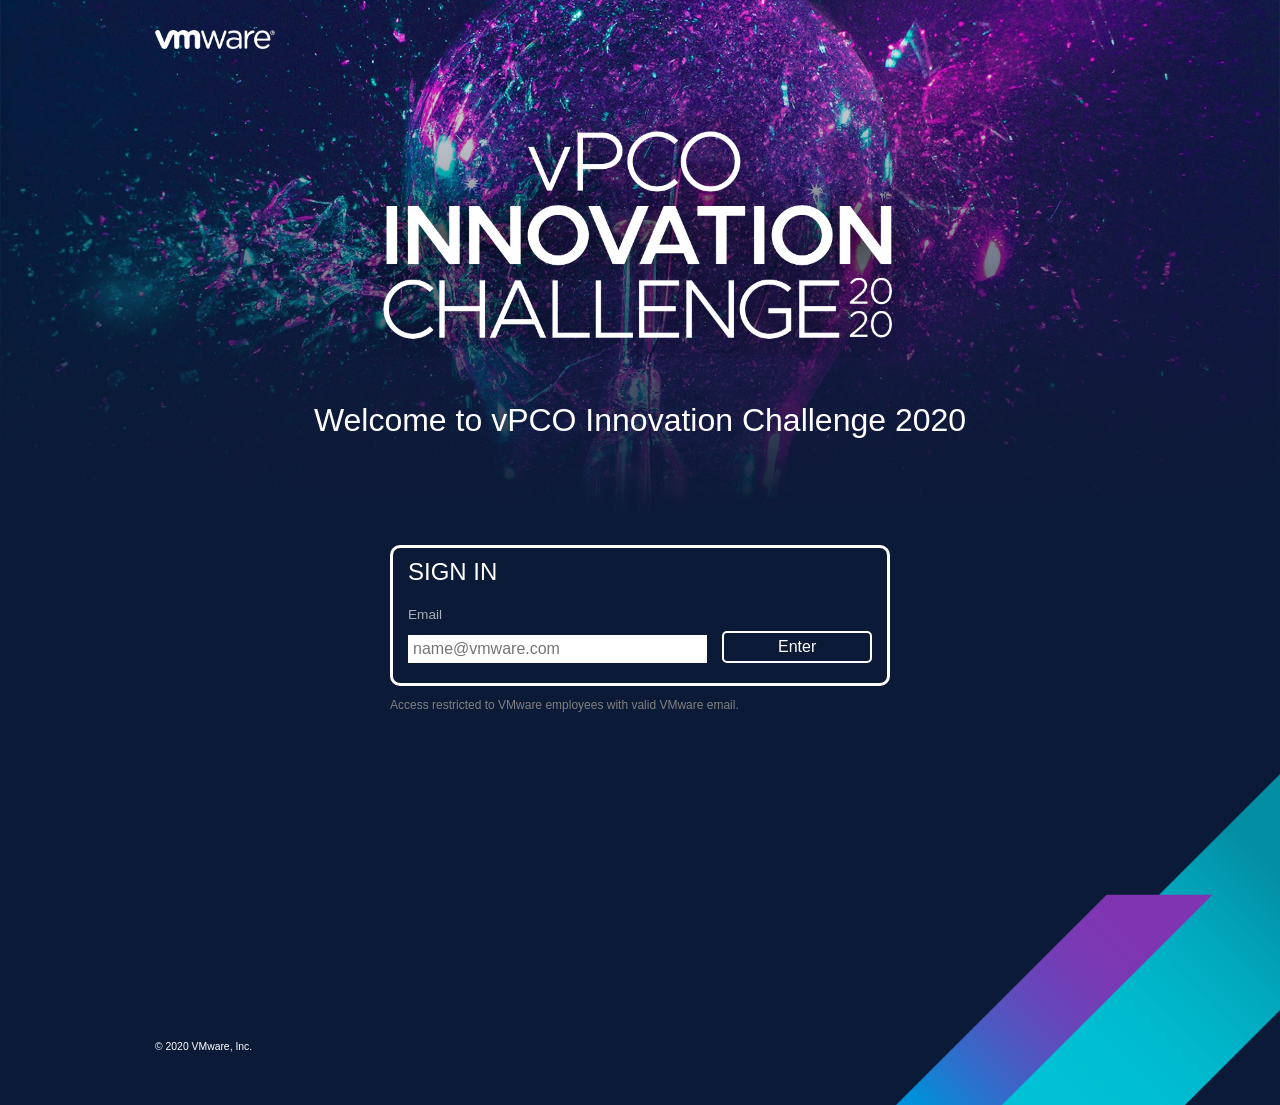
<file: index.html>
<!DOCTYPE HTML>
<html lang="en" class="no-js">
<head>
	<meta charset='UTF-8'>
	<!-- www.phpied.com/conditional-comments-block-downloads/ -->
	<!--[if IE]><![endif]-->

	<meta http-equiv="X-UA-Compatible" content="IE=edge,chrome=1">
	<meta name="viewport" content="width=device-width, initial-scale=1.0, user-scalable=no">

	<link rel="shortcut icon" href="/favicon.ico">
	<link rel="apple-touch-icon" href="/apple-touch-icon.png">


	<link rel="stylesheet" href="css/screen.css" />

	<!--[if lt IE 9]>
	<script src="http://html5shiv.googlecode.com/svn/trunk/html5.js"></script>
	<![endif]-->	

	<title>vPCO Innovation Challenge 2020</title>

</head>

<body>

	<div class="pageWrap">
		<header class="site-header">
			<div class="outer-wrap wrap">
				<div class="site-header_brand">
					<img src="images/vmware.png" alt="VMware">
				</div>
				<div class="site-hero">
					<h1>vPCO Innovation Challenge 2020</h1>
					<div class="site-intro">
						<h2>Welcome to vPCO Innovation Challenge 2020</h2>
					</div>
				</div>
			</div>
		</header>
		<main class="site-contents">
			<div class="outer-wrap wrap">
				<div class="site-form">
					<div class="site-form_container">
						<h3>SIGN IN</h3>
						<form action="">
							<div class="signin-box">
								<div class="input">
									<label for="">Email</label>
									<input type="text" placeholder="name@vmware.com">
								</div>
								<div class="input">
									<input type="submit" value="Enter">
								</div>
							</div>
						</form>
					</div>
					<div class="rules">
						<p>Access restricted to VMware employees with valid VMware email.</p>
					</div>
				</div>
			</div>
		</main>
		<footer class="site-footer">
			<div class="outer-wrap wrap">
				<div class="site-footer_container">
					<p>&copy; 2020 VMware, Inc.</p>
				</div>
			</div>
		</footer>
	</div>

	
	<!--
	<script type="text/javascript" src="http://code.jquery.com/jquery-latest.min.js"></script>
	<script src="js/script.js"></script>
	-->
</body>
</html>
</file>
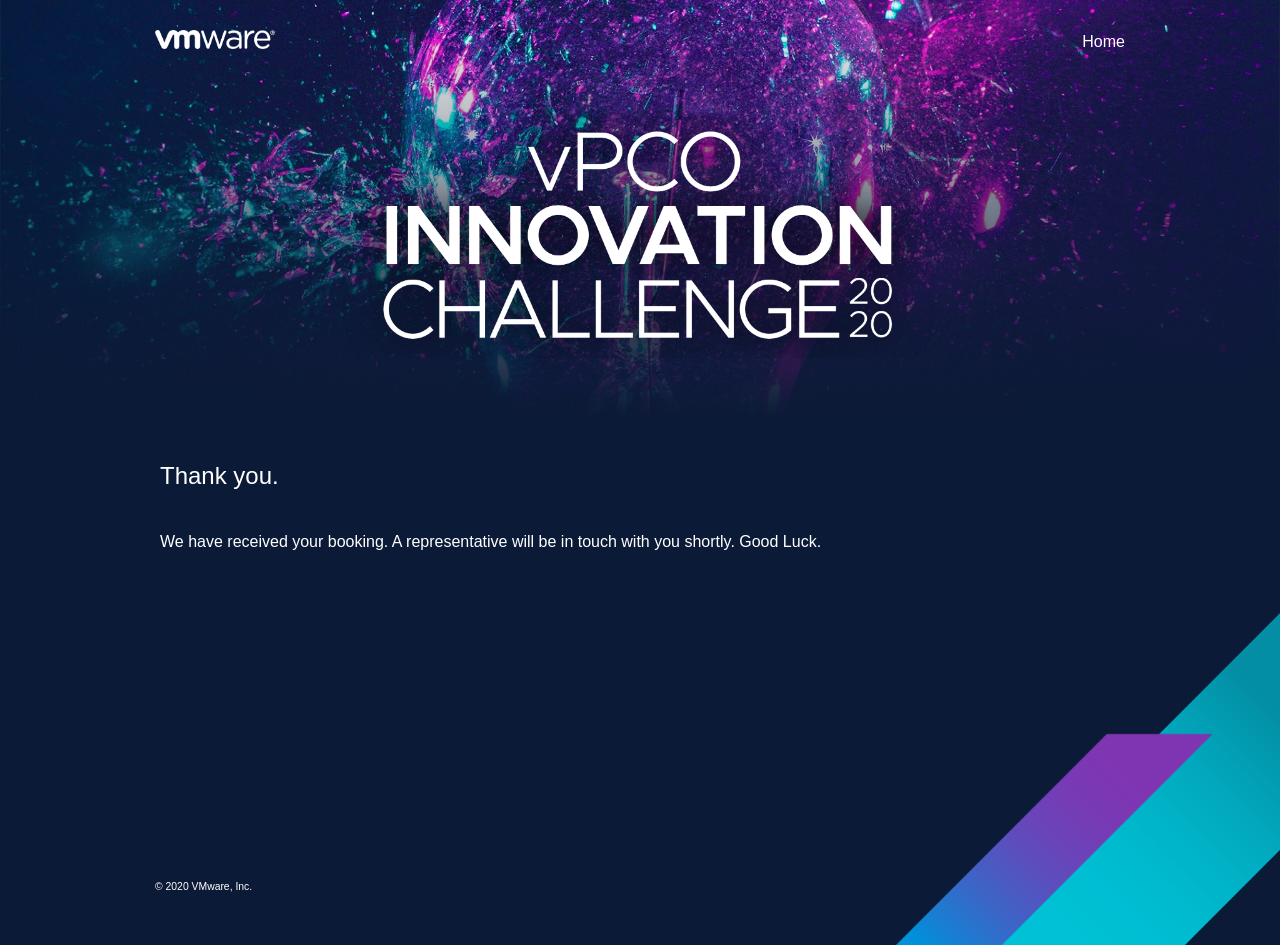
<file: booking-success.html>
<!DOCTYPE HTML>
<html lang="en" class="no-js">
<head>
	<meta charset='UTF-8'>
	<!-- www.phpied.com/conditional-comments-block-downloads/ -->
	<!--[if IE]><![endif]-->

	<meta http-equiv="X-UA-Compatible" content="IE=edge,chrome=1">
	<meta name="viewport" content="width=device-width, initial-scale=1.0, user-scalable=no">

	<link rel="shortcut icon" href="/favicon.ico">
	<link rel="apple-touch-icon" href="/apple-touch-icon.png">

	<link rel="stylesheet" href="//cdnjs.cloudflare.com/ajax/libs/font-awesome/5.14.0/css/all.min.css">
	<link rel="stylesheet" href="css/screen.css" />

	<!--[if lt IE 9]>
	<script src="http://html5shiv.googlecode.com/svn/trunk/html5.js"></script>
	<![endif]-->	

	<title>vPCO Innovation Challenge 2020</title>

</head>

<body>

	<div class="pageWrap">
		<header class="site-header">
			<div class="outer-wrap wrap">
				<div class="site-header_brand">
					<img src="images/vmware.png" alt="VMware">
					<a href="landing.html">Home</a>
				</div>
				<div class="site-hero">
					<h1>vPCO Innovation Challenge 2020</h1>
				</div>
			</div>
		</header>
		<main class="site-contents">
			<div class="outer-wrap wrap">
				<div class="submit-form">
					<h3>Thank you.</h3>
					<p>We have received your booking. A representative will be in touch with you shortly. Good Luck.</p>
				</div>
			</div>
		</main>
		<footer class="site-footer">
			<div class="outer-wrap wrap">
				<div class="site-footer_container">
					<p>&copy; 2020 VMware, Inc.</p>
				</div>
			</div>
		</footer>
	</div>

</body>
</html>
</file>
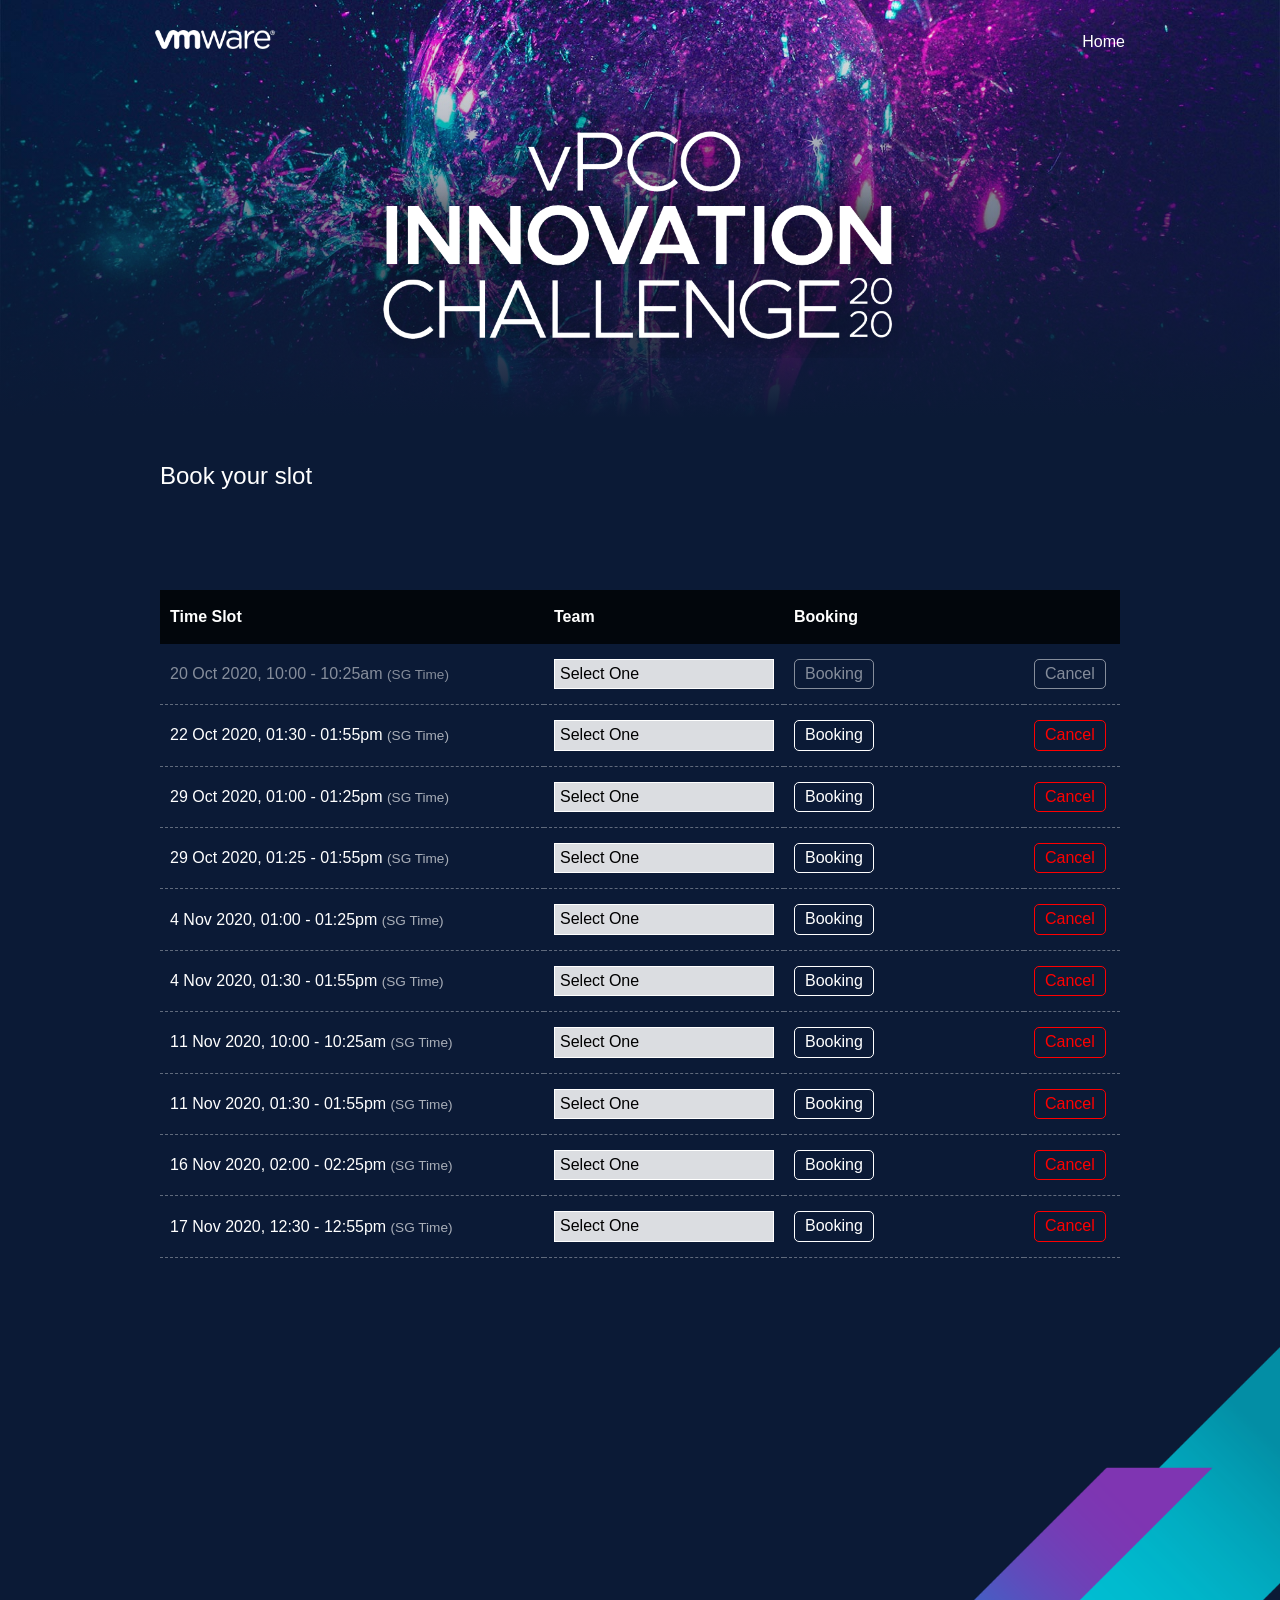
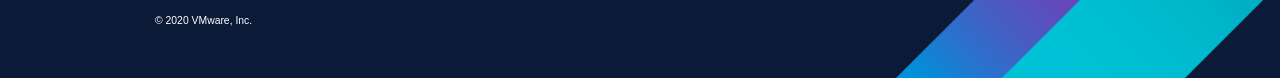
<file: booking.html>
<!DOCTYPE HTML>
<html lang="en" class="no-js">
<head>
	<meta charset='UTF-8'>
	<!-- www.phpied.com/conditional-comments-block-downloads/ -->
	<!--[if IE]><![endif]-->

	<meta http-equiv="X-UA-Compatible" content="IE=edge,chrome=1">
	<meta name="viewport" content="width=device-width, initial-scale=1.0, user-scalable=no">

	<link rel="shortcut icon" href="/favicon.ico">
	<link rel="apple-touch-icon" href="/apple-touch-icon.png">

	<link rel="stylesheet" href="//cdnjs.cloudflare.com/ajax/libs/font-awesome/5.14.0/css/all.min.css">
	<link rel="stylesheet" href="css/screen.css" />

	<!--[if lt IE 9]>
	<script src="http://html5shiv.googlecode.com/svn/trunk/html5.js"></script>
	<![endif]-->	

	<title>vPCO Innovation Challenge 2020</title>

</head>

<body>

	<div class="pageWrap">
		<header class="site-header">
			<div class="outer-wrap wrap">
				<div class="site-header_brand">
					<img src="images/vmware.png" alt="VMware">
					<a href="landing.html">Home</a>
				</div>
				<div class="site-hero">
					<h1>vPCO Innovation Challenge 2020</h1>
				</div>
			</div>
		</header>
		<main class="site-contents">
			<div class="outer-wrap wrap">
				<div class="submit-form booking">
					<div class="submit-message">
						<h3>Book your slot</h3>
					</div>
					<form action="">
						<div class="input">
							<table class="booking-table">
								<thead>
									<tr>
										<th class="booking-table_title">Time Slot</th>
										<th class="booking-table_title">Team</th>
										<th class="booking-table_title">Booking</th>
										<th class="booking-table_title">&nbsp;</th>
									</tr>
								</thead>
								<tbody>
									<tr class="inactive">
										<td class="booking-table_item">20 Oct 2020, 10:00 - 10:25am <span>(SG Time)</span></td>
										<td class="booking-table_item">
											<form action="">
												<select name="" id="">
													<option value="">Select One</option>
													<option value="team name">team name</option>
												</select>
											</form>
										</td>
										<td class="booking-table_item"><button class="book">Booking</button></td>
										<td class="booking-table_item"><button class="cancel">Cancel</button></td>
									</tr>
									<tr>
										<td class="booking-table_item">22 Oct 2020, 01:30 - 01:55pm <span>(SG Time)</span></td>
										<td class="booking-table_item">
											<form action="">
												<select name="" id="">
													<option value="">Select One</option>
													<option value="team name">team name</option>
												</select>
											</form>
										</td>
										<td class="booking-table_item"><button class="book">Booking</button></td>
										<td class="booking-table_item"><button class="cancel">Cancel</button></td>
									</tr>
									<tr>
										<td class="booking-table_item">29 Oct 2020, 01:00 - 01:25pm <span>(SG Time)</span></td>
										<td class="booking-table_item">
											<form action="">
												<select name="" id="">
													<option value="">Select One</option>
													<option value="team name">team name</option>
												</select>
											</form>
										</td>
										<td class="booking-table_item"><button class="book">Booking</button></td>
										<td class="booking-table_item"><button class="cancel">Cancel</button></td>
									</tr>
									<tr>
										<td class="booking-table_item">29 Oct 2020, 01:25 - 01:55pm <span>(SG Time)</span></td>
										<td class="booking-table_item">
											<form action="">
												<select name="" id="">
													<option value="">Select One</option>
													<option value="team name">team name</option>
												</select>
											</form>
										</td>
										<td class="booking-table_item"><button class="book">Booking</button></td>
										<td class="booking-table_item"><button class="cancel">Cancel</button></td>
									</tr>
									<tr>
										<td class="booking-table_item">4 Nov 2020, 01:00 - 01:25pm <span>(SG Time)</span></td>
										<td class="booking-table_item">
											<form action="">
												<select name="" id="">
													<option value="">Select One</option>
													<option value="team name">team name</option>
												</select>
											</form>
										</td>
										<td class="booking-table_item"><button class="book">Booking</button></td>
										<td class="booking-table_item"><button class="cancel">Cancel</button></td>
									</tr>
									<tr>
										<td class="booking-table_item">4 Nov 2020, 01:30 - 01:55pm <span>(SG Time)</span></td>
										<td class="booking-table_item">
											<form action="">
												<select name="" id="">
													<option value="">Select One</option>
													<option value="team name">team name</option>
												</select>
											</form>
										</td>
										<td class="booking-table_item"><button class="book">Booking</button></td>
										<td class="booking-table_item"><button class="cancel">Cancel</button></td>
									</tr>
									<tr>
										<td class="booking-table_item">11 Nov 2020, 10:00 - 10:25am <span>(SG Time)</span></td>
										<td class="booking-table_item">
											<form action="">
												<select name="" id="">
													<option value="">Select One</option>
													<option value="team name">team name</option>
												</select>
											</form>
										</td>
										<td class="booking-table_item"><button class="book">Booking</button></td>
										<td class="booking-table_item"><button class="cancel">Cancel</button></td>
									</tr>
									<tr>
										<td class="booking-table_item">11 Nov 2020, 01:30 - 01:55pm <span>(SG Time)</span></td>
										<td class="booking-table_item">
											<form action="">
												<select name="" id="">
													<option value="">Select One</option>
													<option value="team name">team name</option>
												</select>
											</form>
										</td>
										<td class="booking-table_item"><button class="book">Booking</button></td>
										<td class="booking-table_item"><button class="cancel">Cancel</button></td>
									</tr>
									<tr>
										<td class="booking-table_item">16 Nov 2020, 02:00 - 02:25pm <span>(SG Time)</span></td>
										<td class="booking-table_item">
											<form action="">
												<select name="" id="">
													<option value="">Select One</option>
													<option value="team name">team name</option>
												</select>
											</form>
										</td>
										<td class="booking-table_item"><button class="book">Booking</button></td>
										<td class="booking-table_item"><button class="cancel">Cancel</button></td>
									</tr>
									<tr>
										<td class="booking-table_item">17 Nov 2020, 12:30 - 12:55pm <span>(SG Time)</span></td>
										<td class="booking-table_item">
											<form action="">
												<select name="" id="">
													<option value="">Select One</option>
													<option value="team name">team name</option>
												</select>
											</form>
										</td>
										<td class="booking-table_item"><button class="book">Booking</button></td>
										<td class="booking-table_item"><button class="cancel">Cancel</button></td>
									</tr>
								</tbody>
							</table>
						</div>
					</form>
				</div>
			</div>
		</main>
		<footer class="site-footer">
			<div class="outer-wrap wrap">
				<div class="site-footer_container">
					<p>&copy; 2020 VMware, Inc.</p>
				</div>
			</div>
		</footer>
	</div>

</body>
</html>
</file>
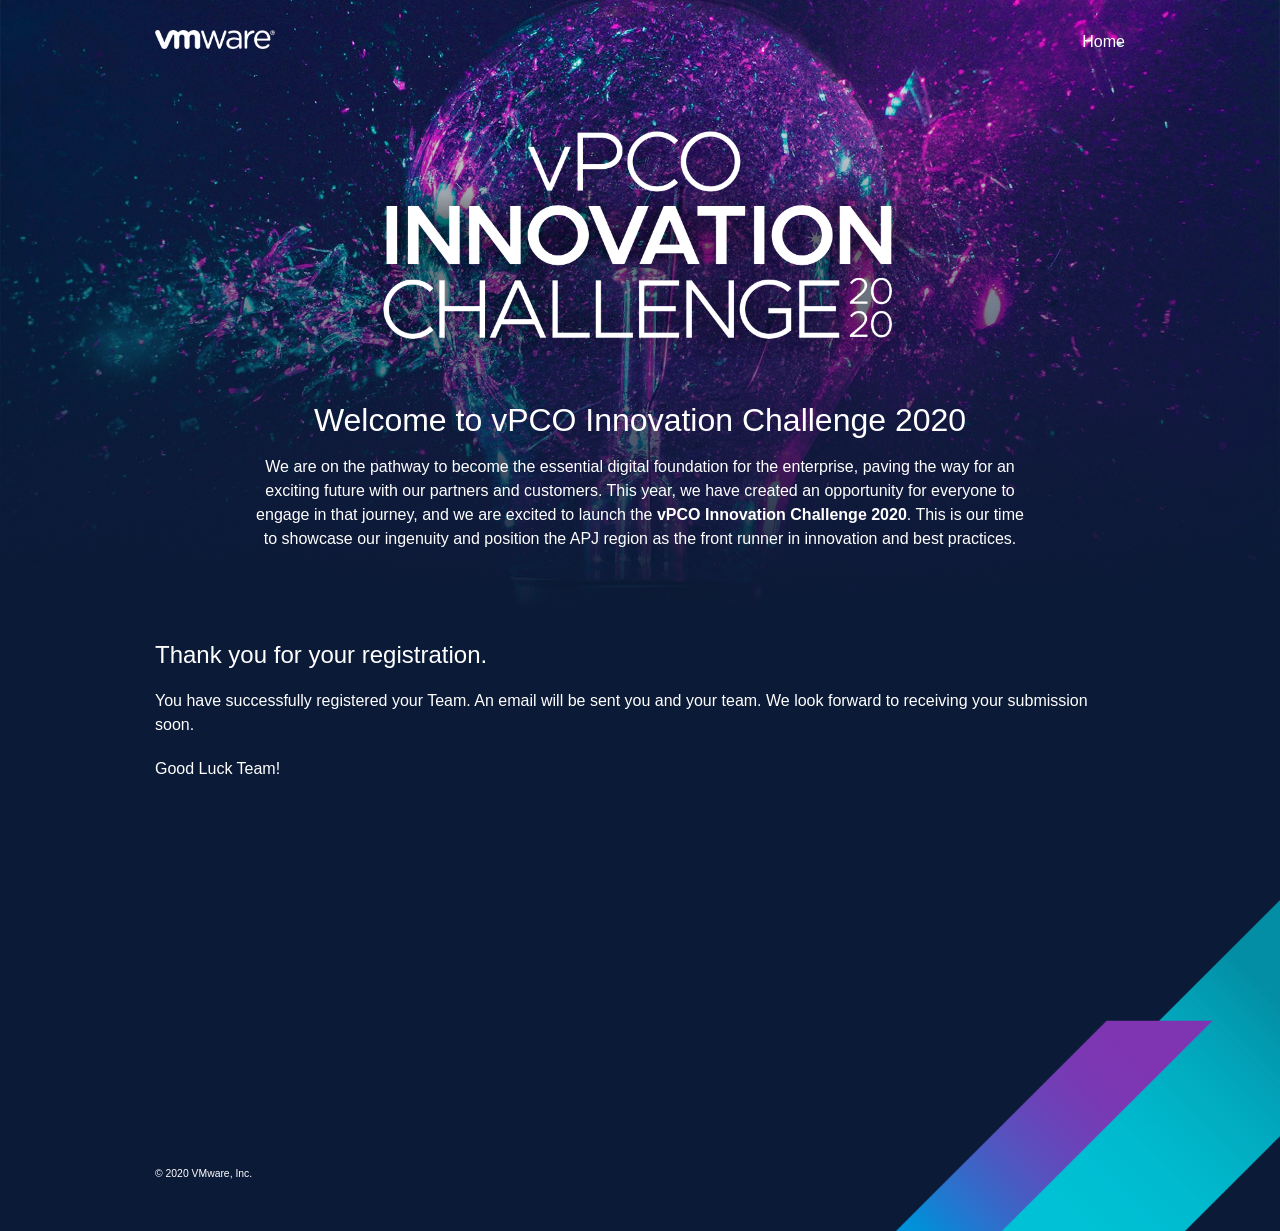
<file: registration-success.html>
<!DOCTYPE HTML>
<html lang="en" class="no-js">
<head>
	<meta charset='UTF-8'>
	<!-- www.phpied.com/conditional-comments-block-downloads/ -->
	<!--[if IE]><![endif]-->

	<meta http-equiv="X-UA-Compatible" content="IE=edge,chrome=1">
	<meta name="viewport" content="width=device-width, initial-scale=1.0, user-scalable=no">

	<link rel="shortcut icon" href="/favicon.ico">
	<link rel="apple-touch-icon" href="/apple-touch-icon.png">

	<link rel="stylesheet" href="//cdnjs.cloudflare.com/ajax/libs/font-awesome/5.14.0/css/all.min.css">
	<link rel="stylesheet" href="css/screen.css" />

	<!--[if lt IE 9]>
	<script src="http://html5shiv.googlecode.com/svn/trunk/html5.js"></script>
	<![endif]-->	

	<title>vPCO Innovation Challenge 2020</title>

</head>

<body>

	<div class="pageWrap">
		<header class="site-header">
			<div class="outer-wrap wrap">
				<div class="site-header_brand">
					<img src="images/vmware.png" alt="VMware">
					<a href="landing.html">Home</a>
				</div>
				<div class="site-hero">
					<h1>vPCO Innovation Challenge 2020</h1>
					<div class="site-intro">
						<h2>Welcome to vPCO Innovation Challenge 2020</h2>
						<p>We are on the pathway to become the essential digital foundation for the enterprise, paving the way for an exciting future with our partners and customers. This year, we have created an opportunity for everyone to engage in that journey, and we are excited to launch the <b>vPCO Innovation Challenge 2020</b>. This is our time to showcase our ingenuity and position the APJ region as the front runner in innovation and best practices.</p>
					</div>
				</div>
			</div>
		</header>
		<main class="site-contents">
			<div class="outer-wrap wrap">
				<div class="site-form member-form">
					<div class="site-form_container">
						<h3>Thank you for your registration.</h3>
						<p style="margin-top:20px;">You have successfully registered your Team. An email will be sent you and your team. We look forward to receiving your submission soon.</p>
						<p>Good Luck Team!</p>
					</div>
				</div>
			</div>
		</main>
		<footer class="site-footer">
			<div class="outer-wrap wrap">
				<div class="site-footer_container">
					<p>&copy; 2020 VMware, Inc.</p>
				</div>
			</div>
		</footer>
	</div>

</body>
</html>
</file>
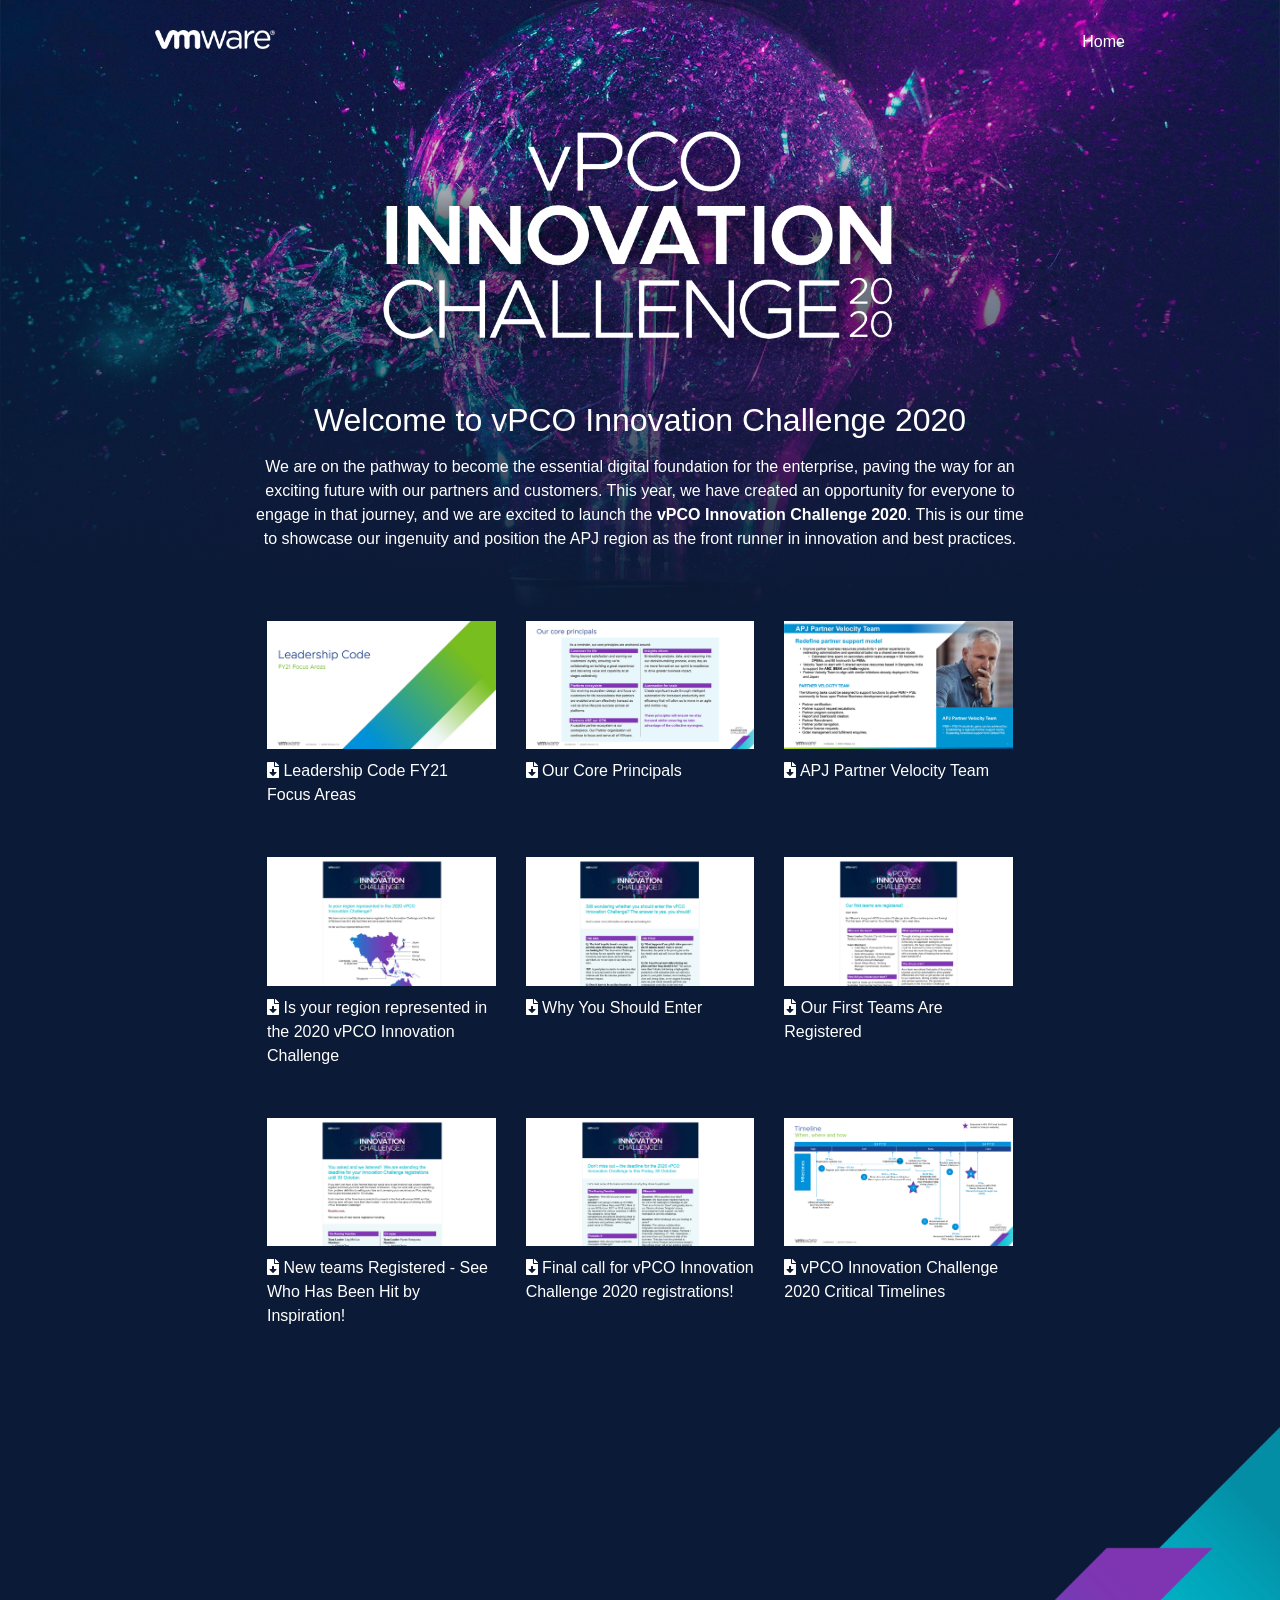
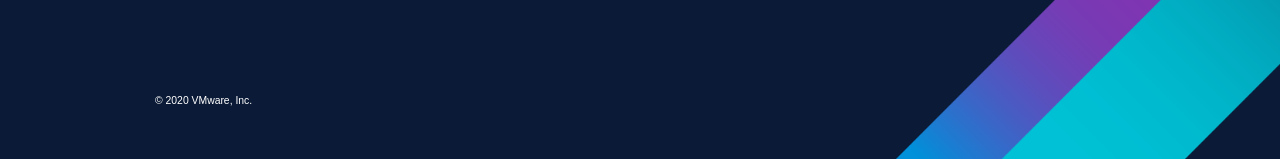
<file: resources.html>
<!DOCTYPE HTML>
<html lang="en" class="no-js">
<head>
	<meta charset='UTF-8'>
	<!-- www.phpied.com/conditional-comments-block-downloads/ -->
	<!--[if IE]><![endif]-->

	<meta http-equiv="X-UA-Compatible" content="IE=edge,chrome=1">
	<meta name="viewport" content="width=device-width, initial-scale=1.0, user-scalable=no">

	<link rel="shortcut icon" href="/favicon.ico">
	<link rel="apple-touch-icon" href="/apple-touch-icon.png">

	<link rel="stylesheet" href="//cdnjs.cloudflare.com/ajax/libs/font-awesome/5.14.0/css/all.min.css">
	<link rel="stylesheet" href="css/screen.css" />

	<!--[if lt IE 9]>
	<script src="http://html5shiv.googlecode.com/svn/trunk/html5.js"></script>
	<![endif]-->	

	<title>vPCO Innovation Challenge 2020</title>

</head>

<body>

	<div class="pageWrap">
		<header class="site-header">
			<div class="outer-wrap wrap">
				<div class="site-header_brand">
					<img src="images/vmware.png" alt="VMware">
					<a href="landing.html">Home</a>
				</div>
				<div class="site-hero">
					<h1>vPCO Innovation Challenge 2020</h1>
					<div class="site-intro">
						<h2>Welcome to vPCO Innovation Challenge 2020</h2>
						<p>We are on the pathway to become the essential digital foundation for the enterprise, paving the way for an exciting future with our partners and customers. This year, we have created an opportunity for everyone to engage in that journey, and we are excited to launch the <b>vPCO Innovation Challenge 2020</b>. This is our time to showcase our ingenuity and position the APJ region as the front runner in innovation and best practices.</p>
					</div>
				</div>
			</div>
		</header>
		<main class="site-contents">
			<div class="outer-wrap wrap">
				<div class="resources">
					<ul>
						<li>
							<a href="PDF/Leadership-Code-25-Sept-2020_FY21.pdf" target="_blank">
								<img src="images/PDF1.jpg" alt="Leadership Code FY21">
								<i class="fas fa-file-download"></i> Leadership Code FY21 Focus Areas
							</a>
						</li>
						<li>
							<a href="PDF/vPCO-Innovation-Challenge-2020_Sept-25-core-principals.pdf" target="_blank">
								<img src="images/PDF2.jpg" alt="Core Principals">
								<i class="fas fa-file-download"></i> Our Core Principals
							</a>
						</li>
						<li>
							<a href="PDF/Project-Velocity-Overview-Oct-6th.pdf" target="_blank">
								<img src="images/PDF3.jpg" alt="APJ Partner Velocity Team">
								<i class="fas fa-file-download"></i> APJ Partner Velocity Team
							</a>
						</li>
						<li>
							<a href="PDF/Is-your-region-represented-in-the-2020-vPCO-Innovation-Challenge.pdf" target="_blank">
								<img src="images/region.jpg" alt="eDM 1">
								<i class="fas fa-file-download"></i> Is your region represented in the 2020 vPCO Innovation Challenge
							</a>
						</li>
						<li>
							<a href="PDF/Why-you-should-enter.pdf" target="_blank">
								<img src="images/reminder.jpg" alt="eDM 2">
								<i class="fas fa-file-download"></i> Why You Should Enter
							</a>
						</li>
						<li>
							<a href="PDF/Our-first-teams-are-registered.pdf" target="_blank">
								<img src="images/Ourfirstteams.jpg" alt="eDM 3">
								<i class="fas fa-file-download"></i> Our First Teams Are Registered
							</a>
						</li>
						<li>
							<a href="PDF/Extended-deadline.pdf" target="_blank">
								<img src="images/extended.jpg" alt="eDM 4">
								<i class="fas fa-file-download"></i> New teams Registered - See Who Has Been Hit by Inspiration!
							</a>
						</li>
						<li>
							<a href="PDF/Final-call-for-vPCO-Innovation-Challenge-2020-registrations.pdf" target="_blank">
								<img src="images/finalcall.jpg" alt="eDM 5">
								<i class="fas fa-file-download"></i> Final call for vPCO Innovation Challenge 2020 registrations!
							</a>
						</li>
						<li>
							<a href="PDF/vPCO-Innovation-Challenge-2020-Critical-Timelines.pdf" target="_blank">
								<img src="images/timetable.jpg" alt="Timelines">
								<i class="fas fa-file-download"></i> vPCO Innovation Challenge 2020 Critical Timelines
							</a>
						</li>
					</ul>
				</div>
			</div>
		</main>
		<footer class="site-footer">
			<div class="outer-wrap wrap">
				<div class="site-footer_container">
					<p>&copy; 2020 VMware, Inc.</p>
				</div>
			</div>
		</footer>
	</div>

</body>
</html>
</file>
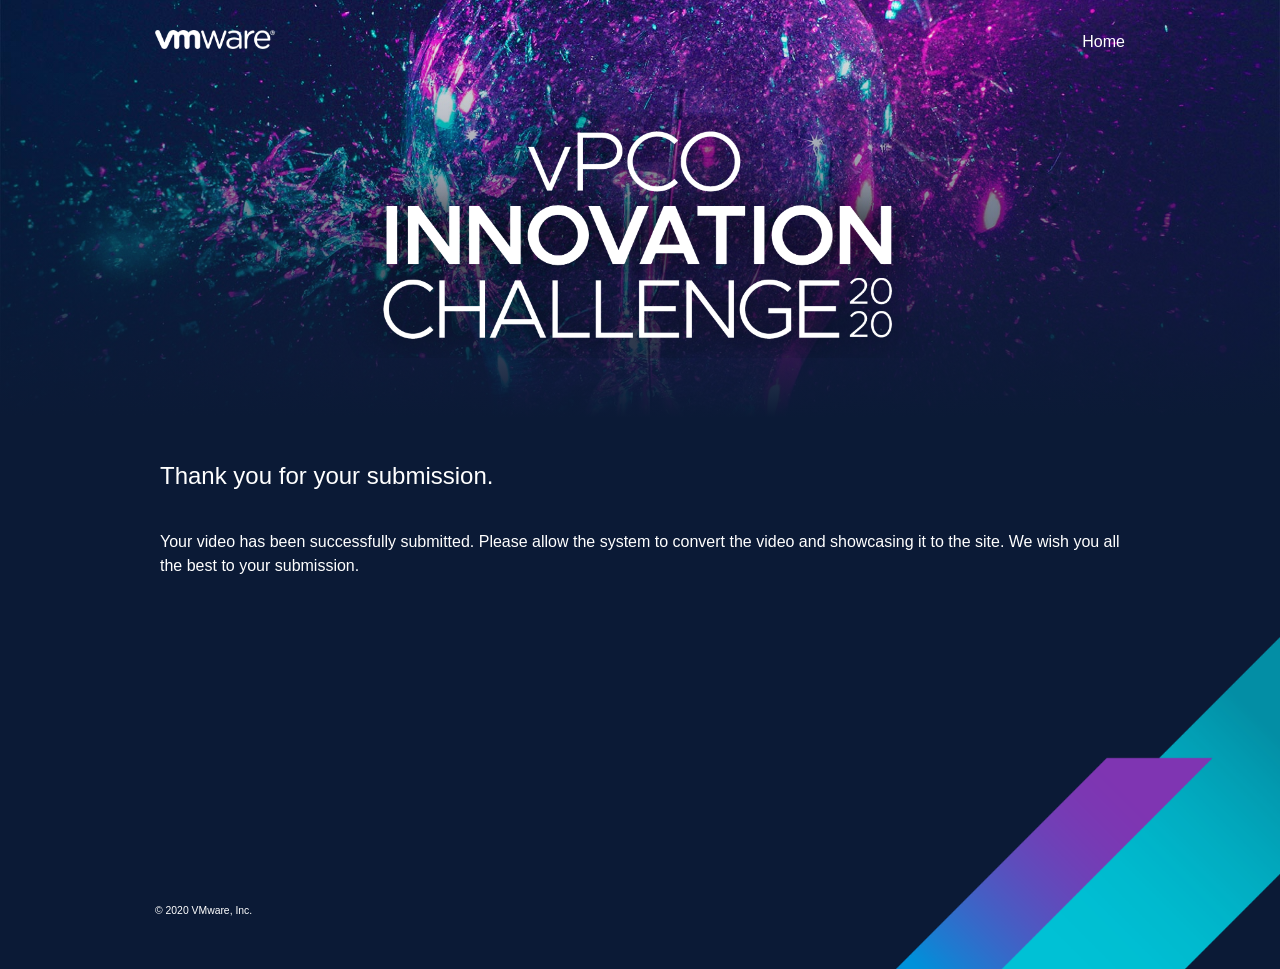
<file: video-submit-success.html>
<!DOCTYPE HTML>
<html lang="en" class="no-js">
<head>
	<meta charset='UTF-8'>
	<!-- www.phpied.com/conditional-comments-block-downloads/ -->
	<!--[if IE]><![endif]-->

	<meta http-equiv="X-UA-Compatible" content="IE=edge,chrome=1">
	<meta name="viewport" content="width=device-width, initial-scale=1.0, user-scalable=no">

	<link rel="shortcut icon" href="/favicon.ico">
	<link rel="apple-touch-icon" href="/apple-touch-icon.png">

	<link rel="stylesheet" href="//cdnjs.cloudflare.com/ajax/libs/font-awesome/5.14.0/css/all.min.css">
	<link rel="stylesheet" href="css/screen.css" />

	<!--[if lt IE 9]>
	<script src="http://html5shiv.googlecode.com/svn/trunk/html5.js"></script>
	<![endif]-->	

	<title>vPCO Innovation Challenge 2020</title>

</head>

<body>

	<div class="pageWrap">
		<header class="site-header">
			<div class="outer-wrap wrap">
				<div class="site-header_brand">
					<img src="images/vmware.png" alt="VMware">
					<a href="landing.html">Home</a>
				</div>
				<div class="site-hero">
					<h1>vPCO Innovation Challenge 2020</h1>
				</div>
			</div>
		</header>
		<main class="site-contents">
			<div class="outer-wrap wrap">
				<div class="submit-form">
					<h3>Thank you for your submission.</h3>
					<p>Your video has been successfully submitted. Please allow the system to convert the video and showcasing it to the site. We wish you all the best to your submission.</p>
				</div>
			</div>
		</main>
		<footer class="site-footer">
			<div class="outer-wrap wrap">
				<div class="site-footer_container">
					<p>&copy; 2020 VMware, Inc.</p>
				</div>
			</div>
		</footer>
	</div>

</body>
</html>
</file>
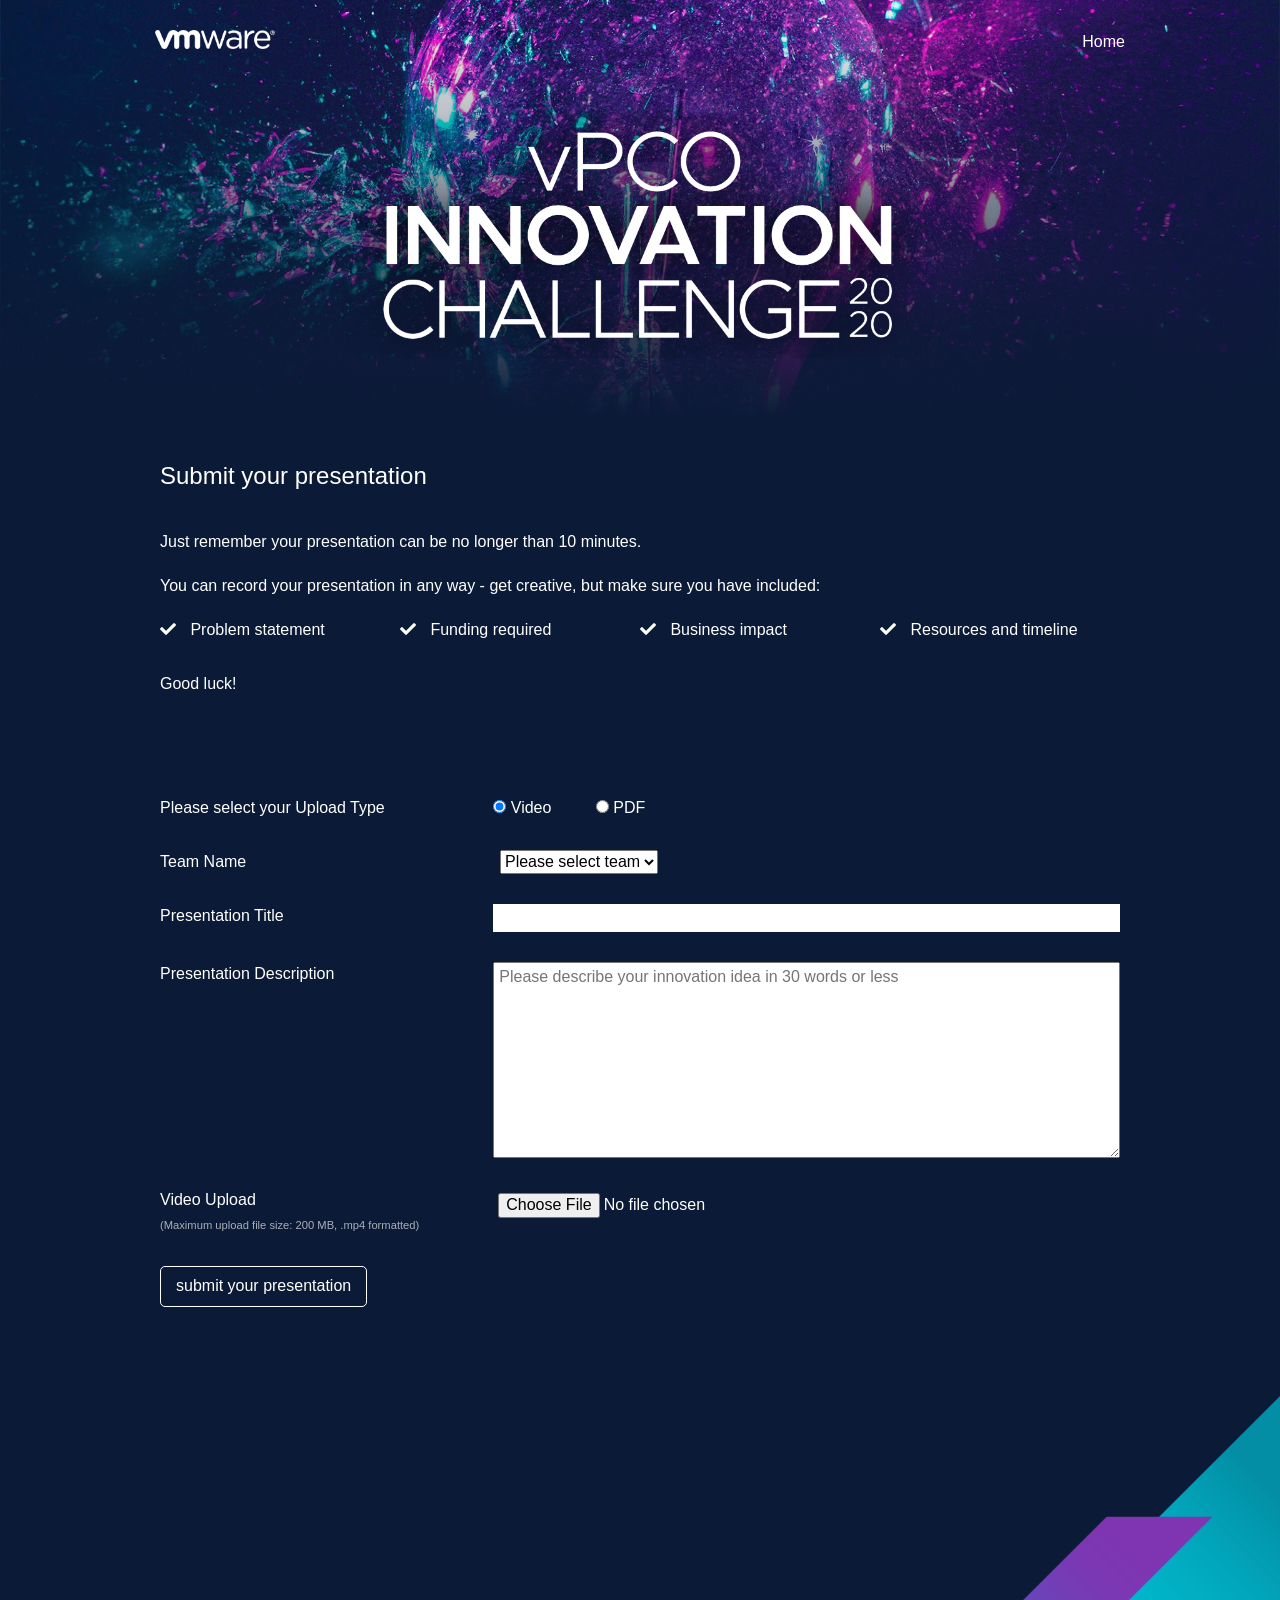
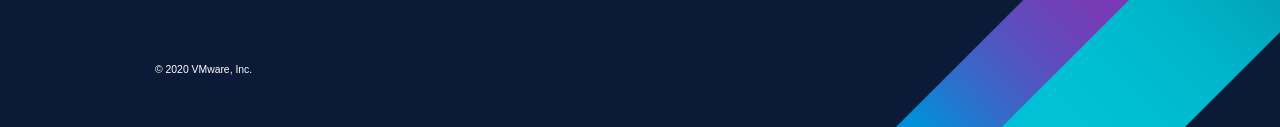
<file: video-submit.html>
<!DOCTYPE HTML>
<html lang="en" class="no-js">
<head>
	<meta charset='UTF-8'>
	<!-- www.phpied.com/conditional-comments-block-downloads/ -->
	<!--[if IE]><![endif]-->

	<meta http-equiv="X-UA-Compatible" content="IE=edge,chrome=1">
	<meta name="viewport" content="width=device-width, initial-scale=1.0, user-scalable=no">

	<link rel="shortcut icon" href="/favicon.ico">
	<link rel="apple-touch-icon" href="/apple-touch-icon.png">

	<link rel="stylesheet" href="//cdnjs.cloudflare.com/ajax/libs/font-awesome/5.14.0/css/all.min.css">
	<link rel="stylesheet" href="css/screen.css" />

	<!--[if lt IE 9]>
	<script src="http://html5shiv.googlecode.com/svn/trunk/html5.js"></script>
	<![endif]-->	

	<title>vPCO Innovation Challenge 2020</title>

</head>

<body>

	<div class="pageWrap">
		<header class="site-header">
			<div class="outer-wrap wrap">
				<div class="site-header_brand">
					<img src="images/vmware.png" alt="VMware">
					<a href="landing.html">Home</a>
				</div>
				<div class="site-hero">
					<h1>vPCO Innovation Challenge 2020</h1>
				</div>
			</div>
		</header>
		<main class="site-contents">
			<div class="outer-wrap wrap">
				<div class="submit-form">
					<div class="submit-message">
						<h3>Submit your presentation</h3>
						<p>Just remember your presentation can be no longer than 10 minutes.</p>
						<p>You can record your presentation in any way - get creative, but make sure you have included:</p>
						<ul>
							<li><i class="fas fa-check"></i> Problem statement</li>
							<li><i class="fas fa-check"></i> Funding required</li>
							<li><i class="fas fa-check"></i> Business impact</li>
							<li><i class="fas fa-check"></i> Resources and timeline</li>
						</ul>
						Good luck!
					</div>
					<div class="input">
						<label for="">Please select your Upload Type</label>
						<div class="inputype">
							<div>
								<input type="radio" id="video" name="type" value="video" checked="">
								<label for="video">Video</label>
							</div>
							<div>
								<input type="radio" id="file" name="type" value="file">
								<label for="file">PDF</label><p>
							</div>
						</div>
					</div>

					<div class="video" style="display: block;">
						<form action="">
							<input type="hidden" name="type" value="video">
							<div class="input">
								<label for="">Team Name</label>
								<select id="teamname" name="teamname">
									<option value="">Please select team</option>
									<option value="">Team 1</option>
									<option value="">Team 2</option>
								</select>
							</div>
							<div class="input">
								<label for="">Presentation Title</label>
								<input type="text">
							</div>
							<div class="input">
								<label for="">Presentation Description</label>
								<textarea name="" id="" cols="30" rows="10" placeholder="Please describe your innovation idea in 30 words or less"></textarea>
							</div>
							<div class="input">
								<label for="">
									Video Upload<br>
									<small>(Maximum upload file size: 200 MB, .mp4 formatted)</small>
								</label>
								<input type="file">
							</div>
							<div class="input">
								<input type="submit" value="submit your presentation">
							</div>
						</form>
					</div>

					<div class="file" style="display: none">
						<form action="">
							<input type="hidden" name="type" value="file">
							<div class="input">
								<label for="">Team Name</label>
								<select id="teamname" name="teamname">
									<option value="">Please select team</option>
									<option value="">Team 1</option>
									<option value="">Team 2</option>
								</select>
							</div>
							<div class="input">
								<label for="">Presentation Title</label>
								<input type="text">
							</div>
							<div class="input">
								<label for="">Presentation Description</label>
								<textarea name="" id="" cols="30" rows="10" placeholder="Please describe your innovation idea in 30 words or less"></textarea>
							</div>
							<div class="input">
								<label for="">Thumbnail Upload</label>
								<input type="file" name="thumbnail">
							</div>
							<div class="input">
								<label for="">PDF Upload</label>
								<input type="file" name="file">
							</div>
							<div class="input">
								<label for="">
									Video Upload<br>
									<small>(Maximum upload file size: 200 MB, .mp4 formatted)</small>
								</label>
								<input type="file">
							</div>
							<div class="input">
								<input type="submit" value="submit your presentation">
							</div>
						</form>
					</div>
				</div>
			</div>
		</main>
		<footer class="site-footer">
			<div class="outer-wrap wrap">
				<div class="site-footer_container">
					<p>&copy; 2020 VMware, Inc.</p>
				</div>
			</div>
		</footer>
	</div>

</body>
</html>
</file>
<file: css/screen.css>
/*! normalize.css v8.0.1 | MIT License | github.com/necolas/normalize.css */
/* Document
   ========================================================================== */
/**
 * 1. Correct the line height in all browsers.
 * 2. Prevent adjustments of font size after orientation changes in iOS.
 */
html {
  line-height: 1.15;
  /* 1 */
  -webkit-text-size-adjust: 100%;
  /* 2 */
}

/* Sections
   ========================================================================== */
/**
 * Remove the margin in all browsers.
 */
body {
  margin: 0;
}

/**
 * Render the `main` element consistently in IE.
 */
main {
  display: block;
}

/**
 * Correct the font size and margin on `h1` elements within `section` and
 * `article` contexts in Chrome, Firefox, and Safari.
 */
h1 {
  font-size: 2em;
  margin: 0.67em 0;
}

/* Grouping content
   ========================================================================== */
/**
 * 1. Add the correct box sizing in Firefox.
 * 2. Show the overflow in Edge and IE.
 */
hr {
  box-sizing: content-box;
  /* 1 */
  height: 0;
  /* 1 */
  overflow: visible;
  /* 2 */
}

/**
 * 1. Correct the inheritance and scaling of font size in all browsers.
 * 2. Correct the odd `em` font sizing in all browsers.
 */
pre {
  font-family: monospace, monospace;
  /* 1 */
  font-size: 1em;
  /* 2 */
}

/* Text-level semantics
   ========================================================================== */
/**
 * Remove the gray background on active links in IE 10.
 */
a {
  background-color: transparent;
}

/**
 * 1. Remove the bottom border in Chrome 57-
 * 2. Add the correct text decoration in Chrome, Edge, IE, Opera, and Safari.
 */
abbr[title] {
  border-bottom: none;
  /* 1 */
  text-decoration: underline;
  /* 2 */
  -webkit-text-decoration: underline dotted;
          text-decoration: underline dotted;
  /* 2 */
}

/**
 * Add the correct font weight in Chrome, Edge, and Safari.
 */
b,
strong {
  font-weight: bolder;
}

/**
 * 1. Correct the inheritance and scaling of font size in all browsers.
 * 2. Correct the odd `em` font sizing in all browsers.
 */
code,
kbd,
samp {
  font-family: monospace, monospace;
  /* 1 */
  font-size: 1em;
  /* 2 */
}

/**
 * Add the correct font size in all browsers.
 */
small {
  font-size: 80%;
}

/**
 * Prevent `sub` and `sup` elements from affecting the line height in
 * all browsers.
 */
sub,
sup {
  font-size: 75%;
  line-height: 0;
  position: relative;
  vertical-align: baseline;
}

sub {
  bottom: -0.25em;
}

sup {
  top: -0.5em;
}

/* Embedded content
   ========================================================================== */
/**
 * Remove the border on images inside links in IE 10.
 */
img {
  border-style: none;
}

/* Forms
   ========================================================================== */
/**
 * 1. Change the font styles in all browsers.
 * 2. Remove the margin in Firefox and Safari.
 */
button,
input,
optgroup,
select,
textarea {
  font-family: inherit;
  /* 1 */
  font-size: 100%;
  /* 1 */
  line-height: 1.15;
  /* 1 */
  margin: 0;
  /* 2 */
}

/**
 * Show the overflow in IE.
 * 1. Show the overflow in Edge.
 */
button,
input {
  /* 1 */
  overflow: visible;
}

/**
 * Remove the inheritance of text transform in Edge, Firefox, and IE.
 * 1. Remove the inheritance of text transform in Firefox.
 */
button,
select {
  /* 1 */
  text-transform: none;
}

/**
 * Correct the inability to style clickable types in iOS and Safari.
 */
button,
[type=button],
[type=reset],
[type=submit] {
  -webkit-appearance: button;
}

/**
 * Remove the inner border and padding in Firefox.
 */
button::-moz-focus-inner,
[type=button]::-moz-focus-inner,
[type=reset]::-moz-focus-inner,
[type=submit]::-moz-focus-inner {
  border-style: none;
  padding: 0;
}

/**
 * Restore the focus styles unset by the previous rule.
 */
button:-moz-focusring,
[type=button]:-moz-focusring,
[type=reset]:-moz-focusring,
[type=submit]:-moz-focusring {
  outline: 1px dotted ButtonText;
}

/**
 * Correct the padding in Firefox.
 */
fieldset {
  padding: 0.35em 0.75em 0.625em;
}

/**
 * 1. Correct the text wrapping in Edge and IE.
 * 2. Correct the color inheritance from `fieldset` elements in IE.
 * 3. Remove the padding so developers are not caught out when they zero out
 *    `fieldset` elements in all browsers.
 */
legend {
  box-sizing: border-box;
  /* 1 */
  color: inherit;
  /* 2 */
  display: table;
  /* 1 */
  max-width: 100%;
  /* 1 */
  padding: 0;
  /* 3 */
  white-space: normal;
  /* 1 */
}

/**
 * Add the correct vertical alignment in Chrome, Firefox, and Opera.
 */
progress {
  vertical-align: baseline;
}

/**
 * Remove the default vertical scrollbar in IE 10+.
 */
textarea {
  overflow: auto;
}

/**
 * 1. Add the correct box sizing in IE 10.
 * 2. Remove the padding in IE 10.
 */
[type=checkbox],
[type=radio] {
  box-sizing: border-box;
  /* 1 */
  padding: 0;
  /* 2 */
}

/**
 * Correct the cursor style of increment and decrement buttons in Chrome.
 */
[type=number]::-webkit-inner-spin-button,
[type=number]::-webkit-outer-spin-button {
  height: auto;
}

/**
 * 1. Correct the odd appearance in Chrome and Safari.
 * 2. Correct the outline style in Safari.
 */
[type=search] {
  -webkit-appearance: textfield;
  /* 1 */
  outline-offset: -2px;
  /* 2 */
}

/**
 * Remove the inner padding in Chrome and Safari on macOS.
 */
[type=search]::-webkit-search-decoration {
  -webkit-appearance: none;
}

/**
 * 1. Correct the inability to style clickable types in iOS and Safari.
 * 2. Change font properties to `inherit` in Safari.
 */
::-webkit-file-upload-button {
  -webkit-appearance: button;
  /* 1 */
  font: inherit;
  /* 2 */
}

/* Interactive
   ========================================================================== */
/*
 * Add the correct display in Edge, IE 10+, and Firefox.
 */
details {
  display: block;
}

/*
 * Add the correct display in all browsers.
 */
summary {
  display: list-item;
}

/* Misc
   ========================================================================== */
/**
 * Add the correct display in IE 10+.
 */
template {
  display: none;
}

/**
 * Add the correct display in IE 10.
 */
[hidden] {
  display: none;
}

* {
  box-sizing: border-box;
}
*:before, *:after {
  box-sizing: border-box;
}

body {
  background: #0b1a36;
  font: 400 1em/1.5 "Metropolis", Arial, Helvetica, sans-serif;
}

h1, h2, h3, h4, h5, h6 {
  font: 400 1em/1.5 "Metropolis", Arial, Helvetica, sans-serif;
  line-height: 1.15;
  margin: 2.75rem 0 1rem;
}

h1 {
  margin-top: 0;
  font-size: 4.209em;
}

h2 {
  font-size: 3.157em;
}

h3 {
  font-size: 2.369em;
}

h4 {
  font-size: 1.777em;
}

h5 {
  font-size: 1.333em;
}

p {
  margin: 0 0 1.25em;
}
p:last-child {
  margin-bottom: 0;
}

small, .text_small {
  font-size: 0.75em;
}

a {
  color: #1D428A;
  display: block;
  outline: none;
  text-decoration: none;
}

ul {
  list-style: none;
  margin: 0;
  padding: 0;
}

img {
  display: block;
  max-width: 100%;
}

figure {
  margin: 0;
  padding: 0;
}

.clearfix:after {
  content: "";
  display: table;
  clear: both;
}

.wrap {
  transition: all 0.35s ease-in-out;
  padding-left: 15px;
  padding-right: 15px;
}

.outer-wrap {
  transition: all 0.35s ease-in-out;
  margin: 0 auto;
}
@media screen and (min-width: 768px) {
  .outer-wrap {
    max-width: 750px;
  }
}
@media screen and (min-width: 1024px) {
  .outer-wrap {
    max-width: 1000px;
  }
}
@media screen and (min-width: 1366px) {
  .outer-wrap {
    max-width: 1300px;
  }
}
@media screen and (min-width: 1920px) {
  .outer-wrap {
    max-width: 1700px;
  }
}

.site-header {
  background-image: url("../images/background.jpg");
  background-position: center center;
  background-size: cover;
  background-repeat: no-repeat;
  padding: 30px 0 60px;
  position: relative;
}
.site-header_brand {
  position: relative;
  z-index: 1;
}
.site-header_brand:before, .site-header_brand:after {
  content: "";
  display: table;
}
.site-header_brand:after {
  display: block;
  clear: both;
  height: 1px;
  margin-top: -1px;
  visibility: hidden;
}
.site-header_brand {
  *zoom: 1;
}
.site-header_brand img {
  display: inline-block;
  width: 120px;
}
.site-header_brand a {
  color: #FFF;
  display: inline-block;
  float: right;
}
.site-header:after {
  background-image: linear-gradient(to top, #0b1a36, rgba(29, 66, 138, 0));
  content: "";
  position: absolute;
  top: 0;
  right: 0;
  bottom: 0;
  left: 0;
}

.site-hero {
  color: #FFF;
  position: relative;
  text-align: center;
  z-index: 1;
}
.site-hero h1 {
  background-image: url("../images/lockup.png");
  background-position: center center;
  background-size: 100%;
  background-repeat: no-repeat;
  color: transparent;
  font: 0/0 a;
  text-shadow: none;
  margin: 60px auto 0;
  padding-top: 35%;
  max-width: 600px;
  width: 100%;
}
@media screen and (min-width: 1024px) {
  .site-hero h1 {
    padding-top: 25%;
  }
}
@media screen and (min-width: 1366px) {
  .site-hero h1 {
    padding-top: 20%;
  }
}
@media screen and (min-width: 1920px) {
  .site-hero h1 {
    padding-top: 15%;
  }
}

.site-intro h2 {
  font-size: 1.5em;
  font-weight: 300;
}
@media screen and (min-width: 768px) {
  .site-intro h2 {
    font-size: 2em;
  }
}
@media screen and (min-width: 1024px) {
  .site-intro {
    margin: 0 auto;
    max-width: 80%;
  }
}
@media screen and (min-width: 1366px) {
  .site-intro h2 {
    font-size: 2.369em;
  }
}

.pageWrap {
  height: 100vh;
  position: relative;
}

main {
  background: #0b1a36;
  color: #FFF;
  overflow: hidden;
  padding-bottom: 100px;
}

.site-footer {
  color: #FFF;
  font-size: 0.65em;
  position: relative;
  bottom: 0;
  width: 100%;
}
.site-footer:after {
  background-image: url("../images/graphic.png");
  background-position: right bottom;
  background-size: 100%;
  background-repeat: no-repeat;
  content: "";
  display: inline-block;
  padding-top: 35%;
  position: absolute;
  right: 0;
  bottom: 0;
  width: 40%;
  height: 100%;
}
.site-footer_container {
  padding: 50px 0;
}
@media screen and (min-width: 768px) {
  .site-footer {
    margin-top: 175px;
  }
}
@media screen and (min-width: 1024px) {
  .site-footer:after {
    width: 30%;
  }
}
@media screen and (min-width: 1920px) {
  .site-footer {
    margin-top: 225px;
  }
  .site-footer:after {
    width: 20%;
  }
}

.loved {
  display: none;
}

.site-form {
  margin: 30px auto 0;
  max-width: 500px;
}
.site-form_container {
  border: 3px solid #FFF;
  border-radius: 10px;
  padding: 10px 15px;
}
.site-form h3 {
  margin-top: 0;
  font-size: 1.5em;
  font-weight: 300;
}
.site-form .signin-box label {
  width: auto;
}
.site-form .signin-box .alert {
  display: inline-block;
  float: right;
  font-size: 0.85em;
}
.site-form .input {
  margin-bottom: 10px;
}
.site-form .input span.label {
  color: rgba(255, 255, 255, 0.65);
  display: block;
  font-size: 0.85em;
}
.site-form .input-group select {
  background: transparent;
  border: 1px solid #FFF;
  border-radius: 0;
  color: #FFF;
  padding: 5px;
  -webkit-appearance: none;
  width: 100%;
}
.site-form label {
  color: rgba(255, 255, 255, 0.65);
  display: inline-block;
  font-size: 0.85em;
  margin-bottom: 10px;
  width: 100%;
}
.site-form label .req, .site-form label i {
  color: red;
}
.site-form label i {
  font-size: 0.85em;
  float: right;
}
.site-form input {
  border: 0;
  padding: 5px;
  width: 100%;
}
.site-form input[type=submit] {
  background: transparent;
  border: 2px solid #FFF;
  border-radius: 5px;
  color: #FFF;
  cursor: pointer;
  padding: 5px 20px;
  position: relative;
  width: auto;
  z-index: 10;
}
@media screen and (min-width: 768px) {
  .site-form .signin-box {
    display: flex;
    align-items: flex-end;
  }
  .site-form .signin-box .input:first-child {
    flex: 2;
    margin-right: 15px;
  }
  .site-form .signin-box .input:last-child {
    flex: 1;
  }
  .site-form .signin-box .input:last-child input {
    width: 100%;
  }
}
.site-form.member-form {
  max-width: none;
}
.site-form.member-form .site-form_container {
  border: 0;
  margin-bottom: 60px;
  padding: 0;
}
.site-form.member-form .site-form_container:before, .site-form.member-form .site-form_container:after {
  content: "";
  display: table;
}
.site-form.member-form .site-form_container:after {
  display: block;
  clear: both;
  height: 1px;
  margin-top: -1px;
  visibility: hidden;
}
.site-form.member-form .site-form_container {
  *zoom: 1;
}
.site-form.member-form h3 {
  margin-bottom: 0;
}
.site-form.member-form .input-email {
  display: flex;
  flex-wrap: wrap;
}
.site-form.member-form .input-email label {
  flex: 1 0 100%;
  width: 100%;
}
.site-form.member-form .input-email input {
  margin-right: 15px;
  width: calc(((100% / 12) * 8) - 5%);
}
.site-form.member-form .input-email span {
  width: calc((100% / 12) * 4);
}
.site-form.member-form .input input[type=submit] {
  float: right;
  margin-top: 20px;
}
.site-form.member-form .info-col {
  margin-top: 50px;
}
.site-form.member-form .info-col.member-info .input {
  margin-bottom: 20px;
}
.site-form.member-form .member-input > input {
  margin-bottom: 15px;
}
.site-form.member-form .morebtn {
  margin: 20px 0;
}
.site-form.member-form .morebtn a {
  border: 2px solid #FFF;
  border-radius: 5px;
  color: #FFF;
  display: inline-block;
  padding: 10px 20px;
}
@media screen and (min-width: 768px) {
  .site-form.member-form form, .site-form.member-form .profile-group {
    display: flex;
    justify-content: space-between;
  }
  .site-form.member-form .info-col {
    flex: 1;
  }
  .site-form.member-form .info-col:not(:last-child) {
    margin-right: 30px;
  }
}
@media screen and (min-width: 1024px) {
  .site-form.member-form .info-col:not(:last-child) {
    margin-right: 80px;
  }
}
@media screen and (min-width: 1366px) {
  .site-form.member-form {
    width: 80%;
  }
  .site-form.member-form .info-col:not(:last-child) {
    margin-right: 120px;
  }
}

.rules {
  color: gray;
  font-size: 0.75em;
  margin-top: 10px;
}

.alert {
  color: red;
  font-size: 0.85em;
  font-style: italic;
}

.big-block-buttons {
  display: flex;
  flex-wrap: wrap;
  justify-content: space-between;
  position: relative;
  z-index: 1;
}
.big-block-buttons .big-block-button {
  background: rgba(7, 16, 33, 0.85);
  border: 3px solid #FFF;
  border-radius: 8px;
  display: flex;
  flex-direction: column;
  margin-bottom: 10%;
  text-align: center;
  width: calc(((100% / 12) * 6) - 5%);
}
.big-block-buttons .big-block-button.inactive {
  opacity: 0.35;
}
.big-block-buttons a {
  color: #FFF;
  display: flex;
  flex-direction: column;
  flex: 1 1 auto;
  padding: 10px;
}
.big-block-buttons img {
  margin: 20px auto;
  width: 80px;
}
.big-block-buttons span {
  color: #b3b3b3;
  font-size: 0.85em;
  margin-top: auto;
}
.big-block-buttons .profile {
  width: 100%;
  position: relative;
  z-index: 10;
}
.big-block-buttons .profile a {
  display: inline-block;
  padding: 0;
  text-decoration: underline;
}
@media screen and (min-width: 768px) {
  .big-block-buttons {
    margin: 0 auto;
    width: 90%;
  }
  .big-block-buttons a {
    padding: 10px 20px;
  }
}
@media screen and (min-width: 1024px) {
  .big-block-buttons .big-block-button {
    margin-bottom: 0;
    width: calc(((100% / 12) * 3) - 5%);
  }
  .big-block-buttons .profile {
    margin-top: 20px;
  }
}

.resources ul {
  list-style: none;
}
.resources ul li {
  margin-bottom: 30px;
}
.resources ul a {
  color: #FFF;
}
.resources ul img {
  margin-bottom: 10px;
}
@media only screen and (min-device-width: 375px) and (max-device-width: 812px) and (orientation: landscape) {
  .resources ul {
    display: flex;
    flex-wrap: wrap;
    position: relative;
    z-index: 10;
  }
  .resources ul li {
    padding: 10px;
    width: calc(100% / 12 * 6);
  }
}
@media screen and (min-width: 768px) {
  .resources ul {
    display: flex;
    flex-wrap: wrap;
    margin: 0 auto;
    position: relative;
    width: 80%;
    z-index: 10;
  }
  .resources ul li {
    padding: 10px 15px;
    width: calc(100% / 12 * 4);
  }
}
@media screen and (min-width: 1366px) {
  .resources ul li {
    width: calc(100% / 12 * 3);
  }
}

.videos-listing {
  margin-top: 100px;
  margin-left: auto;
  margin-right: 0;
}
.videos-listing h3 {
  font-size: 1.5em;
}
.videos-listing h4 {
  font-size: 1em;
}
.videos-listing_header {
  padding-left: 30px;
}
.videos-listing_header p {
  color: gray;
  font-size: 0.85em;
}
.videos-listing_latest {
  margin-bottom: 60px;
  position: relative;
  padding-left: 30px;
}
.videos-listing_subheader:before, .videos-listing_subheader:after {
  content: "";
  display: table;
}
.videos-listing_subheader:after {
  display: block;
  clear: both;
  height: 1px;
  margin-top: -1px;
  visibility: hidden;
}
.videos-listing_subheader {
  *zoom: 1;
}
.videos-listing_subheader h4 {
  float: left;
}
.videos-listing_subheader a {
  color: #FFF;
  float: right;
  margin-top: 2.6rem;
  padding-right: 20px;
}
.videos-listing_items {
  display: flex;
}
.videos-listing_item {
  max-width: 320px;
}
@media screen and (min-width: 1024px) {
  .videos-listing_header {
    padding-left: 50px;
  }
  .videos-listing_latest {
    padding-left: 50px;
  }
}
@media screen and (min-width: 1366px) {
  .videos-listing_header {
    padding-left: 70px;
  }
  .videos-listing_latest {
    padding-left: 70px;
  }
}
@media screen and (min-width: 1920px) {
  .videos-listing_header {
    padding-left: 100px;
  }
  .videos-listing_latest {
    padding-left: 100px;
  }
}

.item-details {
  margin-top: 10px;
}
.item-details_desc {
  font-size: 0.85em;
}
.item-details_desc p {
  margin-bottom: 10px;
}
.item-details_rating {
  display: flex;
}
.item-details_rating p {
  margin: 0;
}
.item-details_rating i {
  margin-right: 5px;
}
.item-details_rating > div {
  margin-right: 20px;
}

.swiper-button-disabled {
  display: none;
}

.swiper-button-next, .swiper-button-prev {
  transform: translateY(-55%);
  background: rgba(0, 0, 0, 0.35);
  border-radius: 5px;
  color: #FFF;
  outline: none;
  padding: 40px 20px;
  position: absolute;
  top: 50%;
}

.movie {
  margin-bottom: 80px;
}
.movie-stage {
  margin-bottom: 20px;
}
.movie-credit {
  font-size: 0.85em;
}
.movie-credit_actors {
  display: flex;
}
.movie-credit_actors > p {
  flex: 1;
  margin-right: 20px;
}
.movie-credit_actors ul {
  flex: 2;
}
.movie-credit_rating {
  display: flex;
  flex-wrap: wrap;
}
.movie-credit_rating i {
  margin-right: 10px;
}
.movie-credit_rating .viewed {
  margin-right: 20px;
}
.movie-credit_rating .archive {
  margin-top: 30px;
  width: 100%;
}
.movie-credit_rating .archive a {
  background: transparent;
  border: 1px solid #FFF;
  border-radius: 5px;
  display: inline-block;
  color: #FFF;
  padding: 5px 10px;
}
.movie-credit_rating .archive a i {
  margin-right: 0;
}
@media screen and (min-width: 768px) {
  .movie-credit {
    display: flex;
    flex-wrap: wrap;
  }
  .movie-credit_actors {
    display: inline-block;
    width: calc(((100% / 12) * 4) - 5%);
  }
  .movie-credit_story {
    width: calc((100% / 12) * 8);
  }
  .movie-credit_story h5 {
    margin-top: 0;
  }
  .movie-credit_rating {
    align-items: center;
    display: flex;
    margin-top: 30px;
  }
  .movie-credit_rating .archive {
    margin-top: 0;
    margin-left: 30px;
    width: auto;
  }
}
@media screen and (min-width: 1024px) {
  .movie-credit {
    justify-content: space-between;
  }
  .movie-credit_actors {
    width: calc((100% / 12) * 3);
  }
  .movie-credit_story {
    margin-right: 30px;
    width: calc(((100% / 12) * 7) - 5%);
  }
  .movie-credit_rating {
    align-items: flex-start;
    margin-top: 0;
    width: calc((100% / 12) * 2);
  }
  .movie-credit_rating .archive {
    margin-left: 0;
    width: 100%;
  }
}
@media screen and (min-width: 1366px) {
  .movie-credit_actors {
    width: calc((100% / 12) * 2);
  }
  .movie-credit_story {
    width: calc(((100% / 12) * 8) - 5%);
  }
  .movie-credit_rating {
    width: calc((100% / 12) * 2);
  }
}

.comments h3 {
  font-size: 1.5em;
}
.comments h4 {
  font-size: 1.05em;
  font-weight: 700;
  margin-top: 0;
}
.comments a {
  background: transparent;
  border: 1px solid #FFF;
  border-radius: 5px;
  color: #FFF;
  display: inline-block;
  font-size: 0.85em;
  padding: 5px 10px;
}
.comments ol, .comments ul {
  list-style: none;
  padding: 0;
}
.comments ol > li {
  border-bottom: 1px dashed rgba(255, 255, 255, 0.35);
  margin-bottom: 30px;
  padding-bottom: 30px;
}
.comments ul {
  border-left: 3px solid rgba(255, 255, 255, 0.35);
  margin-top: 30px;
  margin-left: 40px;
  padding-left: 10px;
}
.comments-action {
  margin: 20px 0;
}
.comments form.reply input, .comments form.reply textarea {
  border: 0;
}
.comments form.reply input {
  background: transparent;
  border: 1px solid #FFF;
  border-radius: 5px;
  color: #FFF;
  margin-top: 20px;
  padding: 5px 20px;
}
.comments form.reply textarea {
  padding: 5px;
}
.comments-input {
  margin-top: 30px;
}
.comments-input form input, .comments-input form textarea {
  border: 0;
  padding: 5px;
  width: 100%;
}
.comments-input form input[type=submit] {
  background: transparent;
  border: 1px solid #FFF;
  border-radius: 5px;
  color: #FFF;
  margin-top: 20px;
}
.comments-input form textarea {
  margin-bottom: 30px;
}
.comments-input form label {
  display: block;
  margin-bottom: 10px;
}
@media only screen and (min-device-width: 375px) and (max-device-width: 812px) and (orientation: landscape) {
  .comments-input form input[type=submit] {
    width: auto;
  }
  .comments-wrap {
    display: flex;
    flex-wrap: wrap;
  }
  .comments-body {
    width: 80%;
  }
  .comments-action {
    margin-left: 30px;
  }
  .comments form.reply {
    flex: 1 0 100%;
    margin-top: 30px;
  }
  .comments form.reply input {
    margin-top: 0;
  }
  .comments form.reply textarea {
    margin-bottom: 30px;
    width: 80%;
  }
}
@media screen and (min-width: 768px) {
  .comments-input input[type=submit] {
    padding: 5px 15px;
    width: auto;
  }
  .comments-wrap {
    display: flex;
    flex-wrap: wrap;
  }
  .comments-body {
    width: 80%;
  }
  .comments-action {
    margin-left: 30px;
  }
  .comments form.reply {
    flex: 1 0 100%;
    margin-top: 30px;
  }
  .comments form.reply input {
    margin-top: 0;
  }
  .comments form.reply textarea {
    margin-bottom: 30px;
    width: 80%;
  }
}
@media screen and (min-width: 1024px) {
  .comments {
    width: 80%;
  }
  .comments-input {
    width: 70%;
  }
}
@media screen and (min-width: 1366px) {
  .comments {
    margin-top: 150px;
  }
}

.videos-listing_item {
  margin-bottom: 30px;
}
.videos-listing_item a {
  max-height: 180px;
  overflow: hidden;
}
@media only screen and (min-device-width: 375px) and (max-device-width: 812px) and (orientation: landscape) {
  .videos {
    display: flex;
    flex-wrap: wrap;
    justify-content: space-around;
  }
  .videos-listing_item {
    width: calc(((100% / 12) * 6) - 5%);
  }
  .videos-listing_item a {
    max-width: 300px;
    max-height: 165px;
    overflow: hidden;
  }
}
@media screen and (min-width: 768px) {
  .videos {
    display: flex;
    flex-wrap: wrap;
    justify-content: space-around;
  }
  .videos-listing_item {
    width: calc(((100% / 12) * 4) - 5%);
  }
}
@media screen and (min-width: 1024px) {
  .videos-listing_item {
    width: calc((100% / 12) * 3);
  }
  .videos-listing_item:not(:nth-child(3n)) {
    margin-right: 20px;
  }
}
@media screen and (min-width: 1366px) {
  .videos-listing_item {
    width: calc((100% / 12) * 2);
  }
  .videos-listing_item:nth-child(n) {
    margin-right: 0;
  }
  .videos-listing_item:not(:nth-child(5n)) {
    margin-right: 20px;
  }
}

.submit-form {
  margin-left: auto;
  margin-right: auto;
  max-width: 960px;
}
.submit-form h3 {
  font-size: 1.5em;
  margin-bottom: 40px;
}
.submit-form .input {
  margin-bottom: 30px;
}
.submit-form .input label {
  display: block;
  width: 100%;
}
.submit-form .input label small {
  color: rgba(255, 255, 255, 0.65);
  font-size: 0.7em;
}
.submit-form .input input, .submit-form .input textarea {
  padding: 5px;
  width: 100%;
}
.submit-form .input input {
  border: 0;
}
.submit-form .input input[type=submit] {
  background: transparent;
  border: 1px solid #FFF;
  border-radius: 5px;
  color: #FFF;
  padding: 10px 15px;
}
.submit-form .input .inputype > div {
  display: inline-block;
  margin-right: 20px;
}
.submit-form .input .inputype > div label, .submit-form .input .inputype > div input {
  display: inline-block;
  width: auto;
}
@media only screen and (min-device-width: 375px) and (max-device-width: 812px) and (orientation: landscape) {
  .submit-form .input {
    display: flex;
  }
  .submit-form .input label {
    width: calc((100% / 12) * 4);
  }
  .submit-form .input input, .submit-form .input textarea {
    width: calc((100% / 12) * 8);
  }
  .submit-form .input input[type=submit] {
    width: auto;
  }
}
@media screen and (min-width: 768px) {
  .submit-form .input {
    display: flex;
  }
  .submit-form .input label {
    margin-right: 20px;
    width: calc((100% / 12) * 4);
  }
  .submit-form .input input, .submit-form .input textarea, .submit-form .input .inputype {
    width: calc((100% / 12) * 8);
  }
  .submit-form .input input[type=submit] {
    width: auto;
  }
}
.submit-form.booking form .input {
  display: block;
}
.submit-form.booking form .input label, .submit-form.booking form .input input {
  display: block;
  width: 100%;
}
.submit-form.booking form .input label {
  margin-bottom: 10px;
}
.submit-form.booking form .input input[type=submit] {
  width: auto;
}

.submit-message {
  margin-bottom: 100px;
}
.submit-message ul {
  margin-bottom: 20px;
}
.submit-message ul li {
  margin-bottom: 10px;
}
.submit-message ul li i {
  margin-right: 10px;
}
@media screen and (min-width: 1024px) {
  .submit-message ul {
    display: flex;
  }
  .submit-message ul li {
    margin-right: 20px;
    width: calc(((100% / 12) * 6) - 5%);
  }
}

.booking-table {
  border-collapse: collapse;
  width: 100%;
  max-width: 960px;
}
.booking-table tr.inactive {
  color: rgba(255, 255, 255, 0.5);
}
.booking-table tr.inactive button {
  border: 1px solid rgba(255, 255, 255, 0.5);
  color: rgba(255, 255, 255, 0.5);
}
.booking-table tr.inactive span {
  color: rgba(255, 255, 255, 0.5);
}
.booking-table th {
  background: #02060c;
  color: #FFF;
  font-weight: 700;
  text-align: left;
}
.booking-table th, .booking-table td {
  padding: 15px 10px;
  text-align: left;
}
.booking-table td {
  border-bottom: 1px dashed rgba(255, 255, 255, 0.35);
}
.booking-table td:first-child {
  width: 40%;
}
.booking-table td:nth-child(2), .booking-table td:nth-child(3), .booking-table td:nth-child(4) {
  width: 25%;
}
.booking-table td:nth-child(4) {
  width: 10%;
}
.booking-table button {
  background: transparent;
  border: 1px solid #FFF;
  border-radius: 5px;
  color: #FFF;
  padding: 5px 10px;
}
.booking-table button.cancel {
  border: 1px solid red;
  color: red;
}
.booking-table select {
  background: rgba(255, 255, 255, 0.85);
  border: 1px solid #FFF;
  border-radius: 0;
  -webkit-appearance: none;
  padding: 5px;
  width: 100%;
}
.booking-table span {
  color: rgba(255, 255, 255, 0.65);
  font-size: 0.85em;
}
@media only screen and (max-width: 760px), (min-device-width: 768px) and (max-device-width: 980px) {
  .booking-table table, .booking-table thead, .booking-table tbody, .booking-table th, .booking-table td, .booking-table tr {
    display: block;
  }
  .booking-table thead tr {
    position: absolute;
    top: -9999px;
    left: -9999px;
  }
  .booking-table tr {
    border-top: 1px solid #CCC;
  }
  .booking-table td {
    border: none;
    border-bottom: 1px dashed rgba(255, 255, 255, 0.35);
    position: relative;
    padding-left: 35%;
  }
  .booking-table td:before {
    color: rgba(255, 255, 255, 0.65);
    position: absolute;
    top: 6px;
    left: 6px;
    width: 45%;
    padding-top: 8px;
    padding-right: 10px;
    white-space: nowrap;
  }
  .booking-table td:nth-child(n) {
    width: 100%;
  }
  .booking-table td:last-child {
    border-bottom: 0;
  }
  .booking-table td:nth-of-type(1):before {
    content: "Time-slot";
  }
  .booking-table td:nth-of-type(2):before {
    content: "Team";
  }
  .booking-table td:nth-of-type(3):before {
    content: "Booking";
  }
}

#team {
  color: #FFF;
  margin: 0 auto;
  max-width: 1024px;
  padding: 60px 15px;
  position: relative;
}
#team .team-wrap {
  display: flex;
  flex-wrap: wrap;
  justify-content: space-around;
}
#team .team-group {
  margin-bottom: 30px;
  padding: 10px;
  text-align: center;
  width: 220px;
}
#team .team-group b {
  border-bottom: 1px dashed gray;
  display: block;
  margin-bottom: 10px;
  padding-bottom: 10px;
  width: 100%;
}
#team .team-group .member {
  color: gray;
}
#team button {
  transition: all 0.35s ease-in-out;
  color: #FFF;
}

.mfp-bg {
  opacity: 1;
}

.mfp-close {
  font-size: 1em;
  width: auto;
}
</file>
